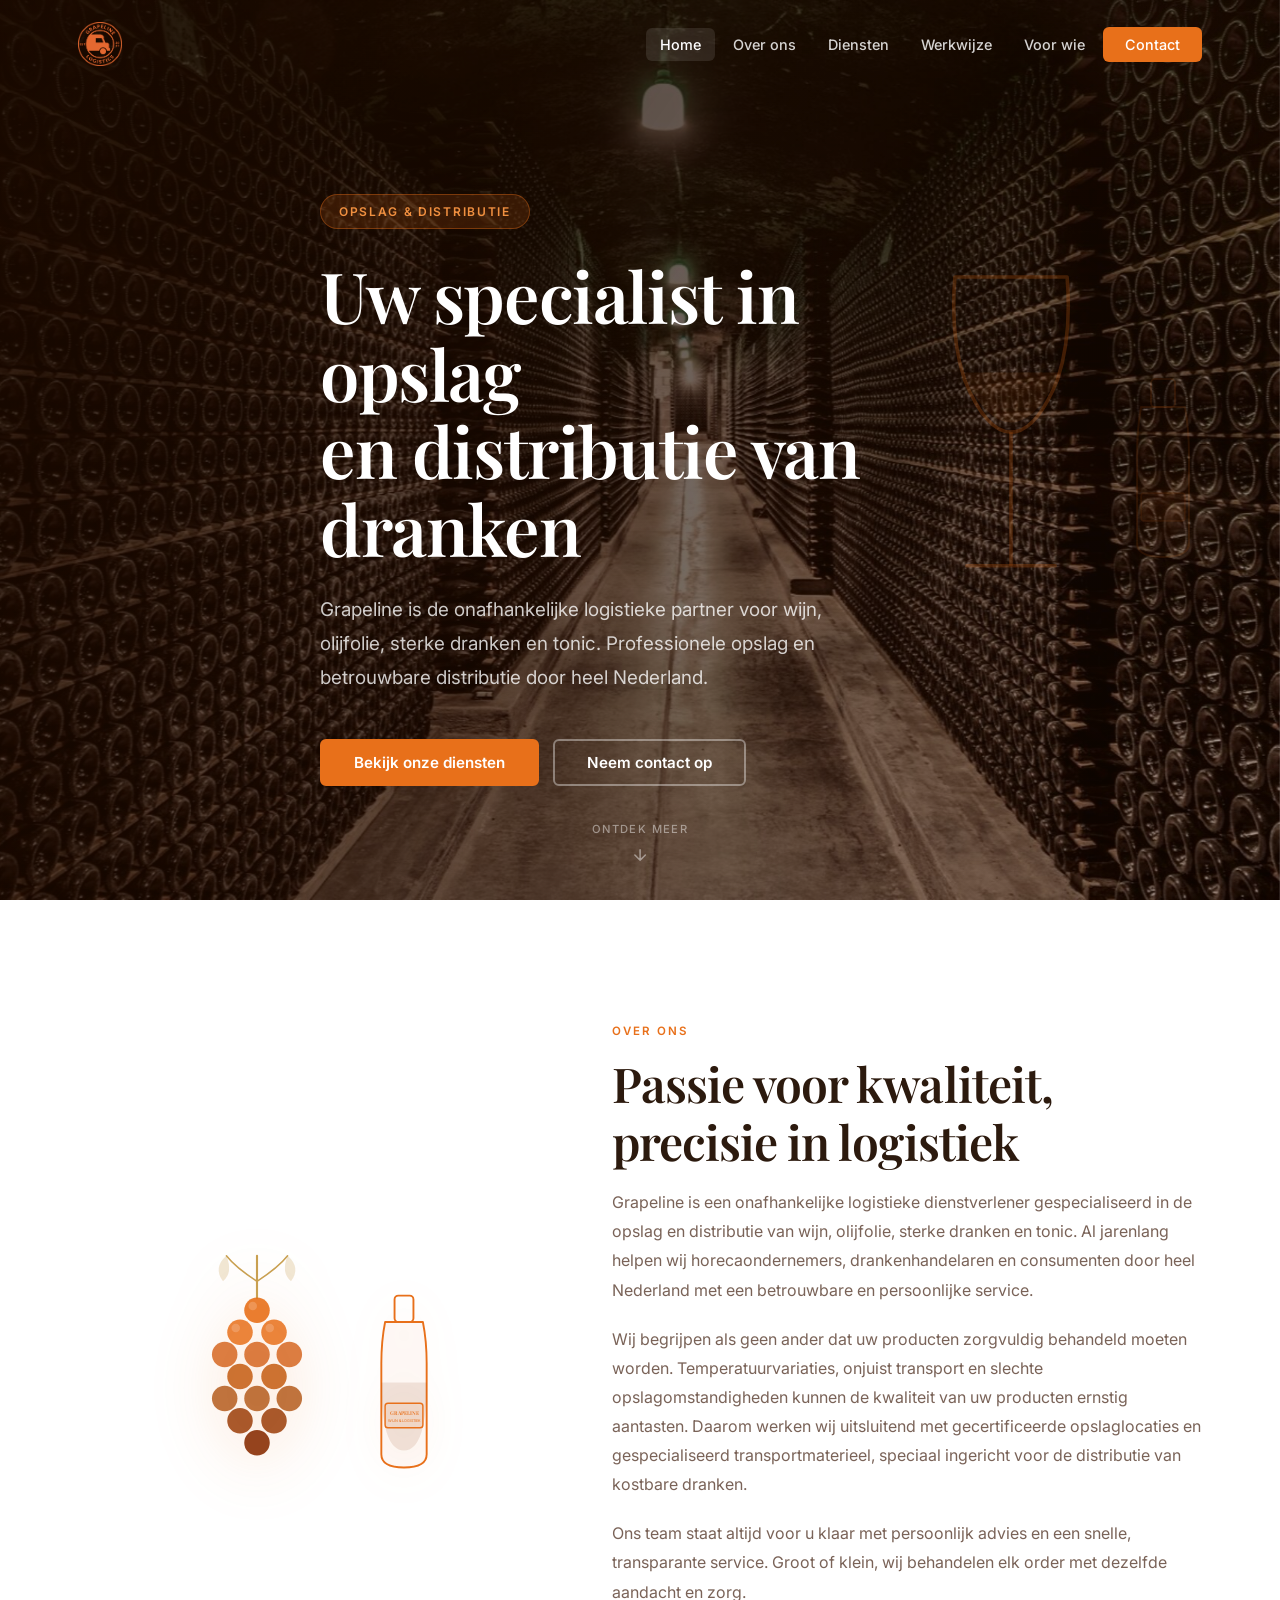
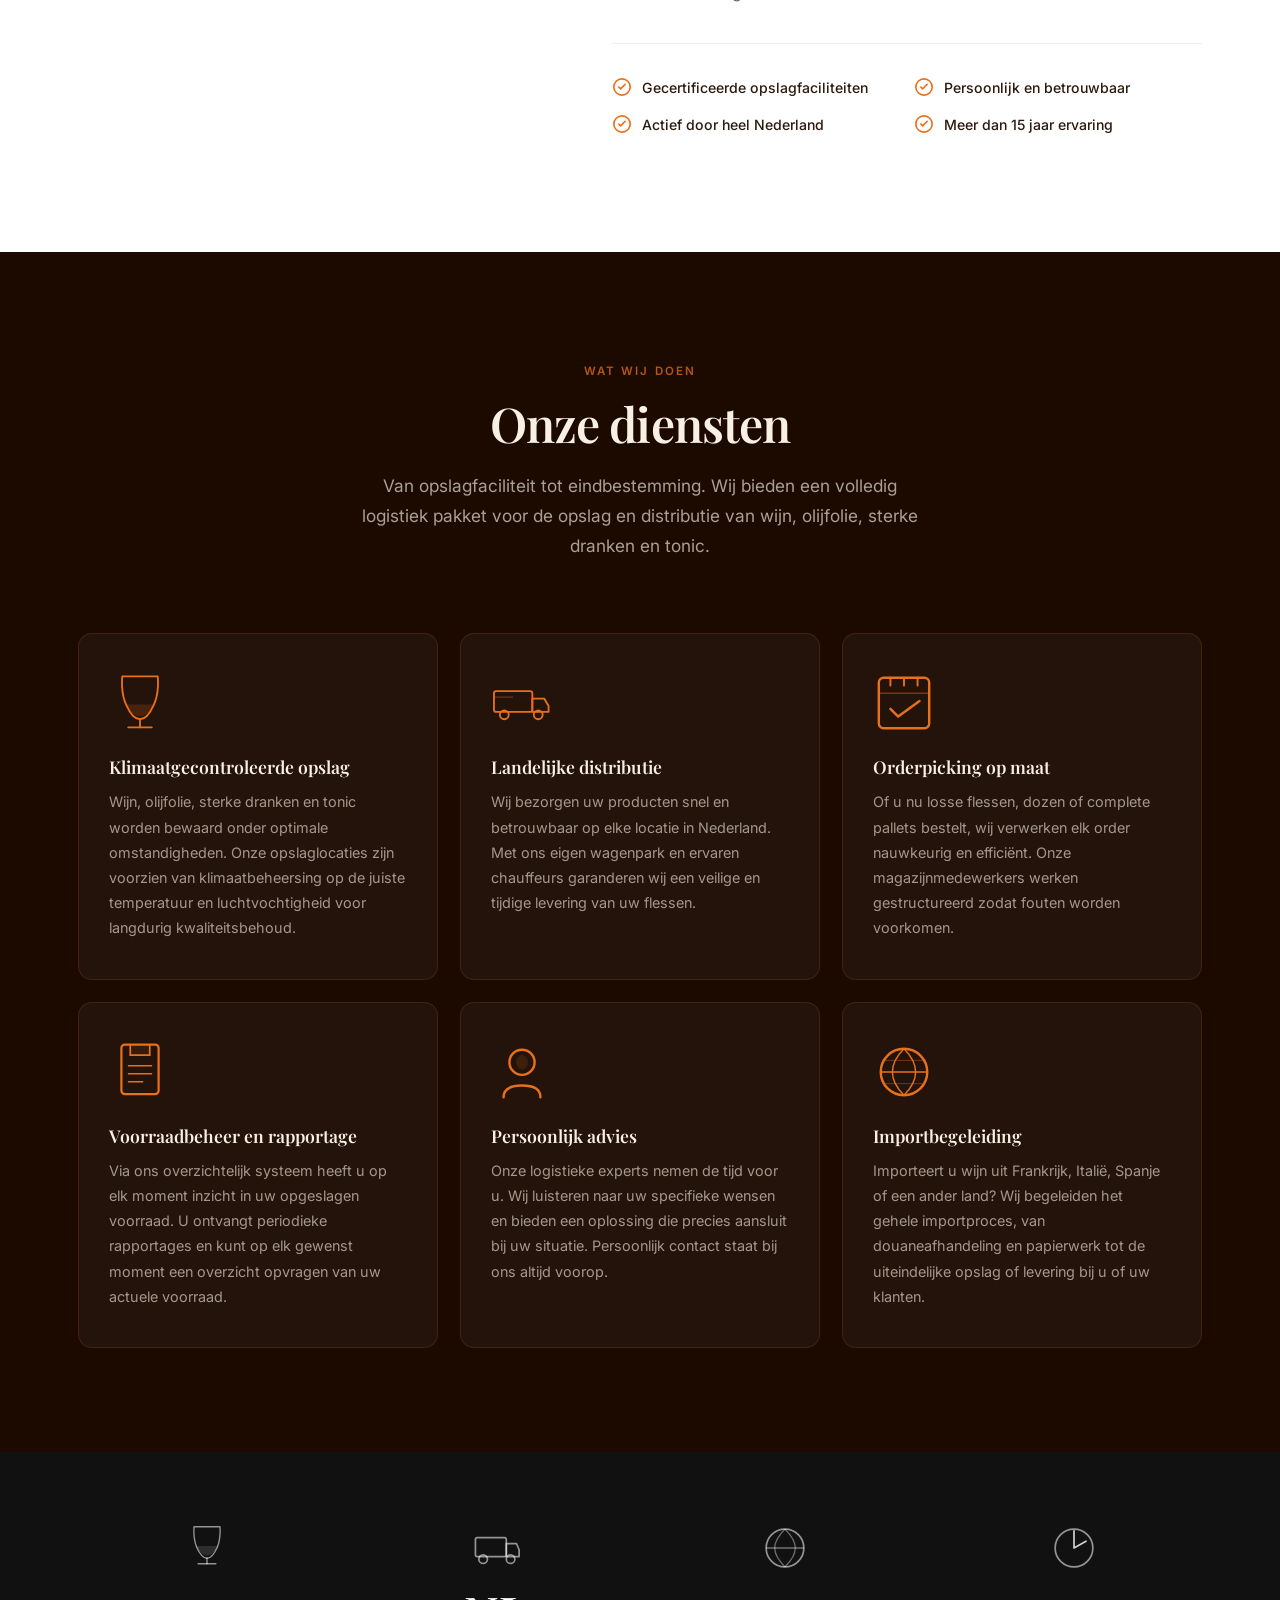
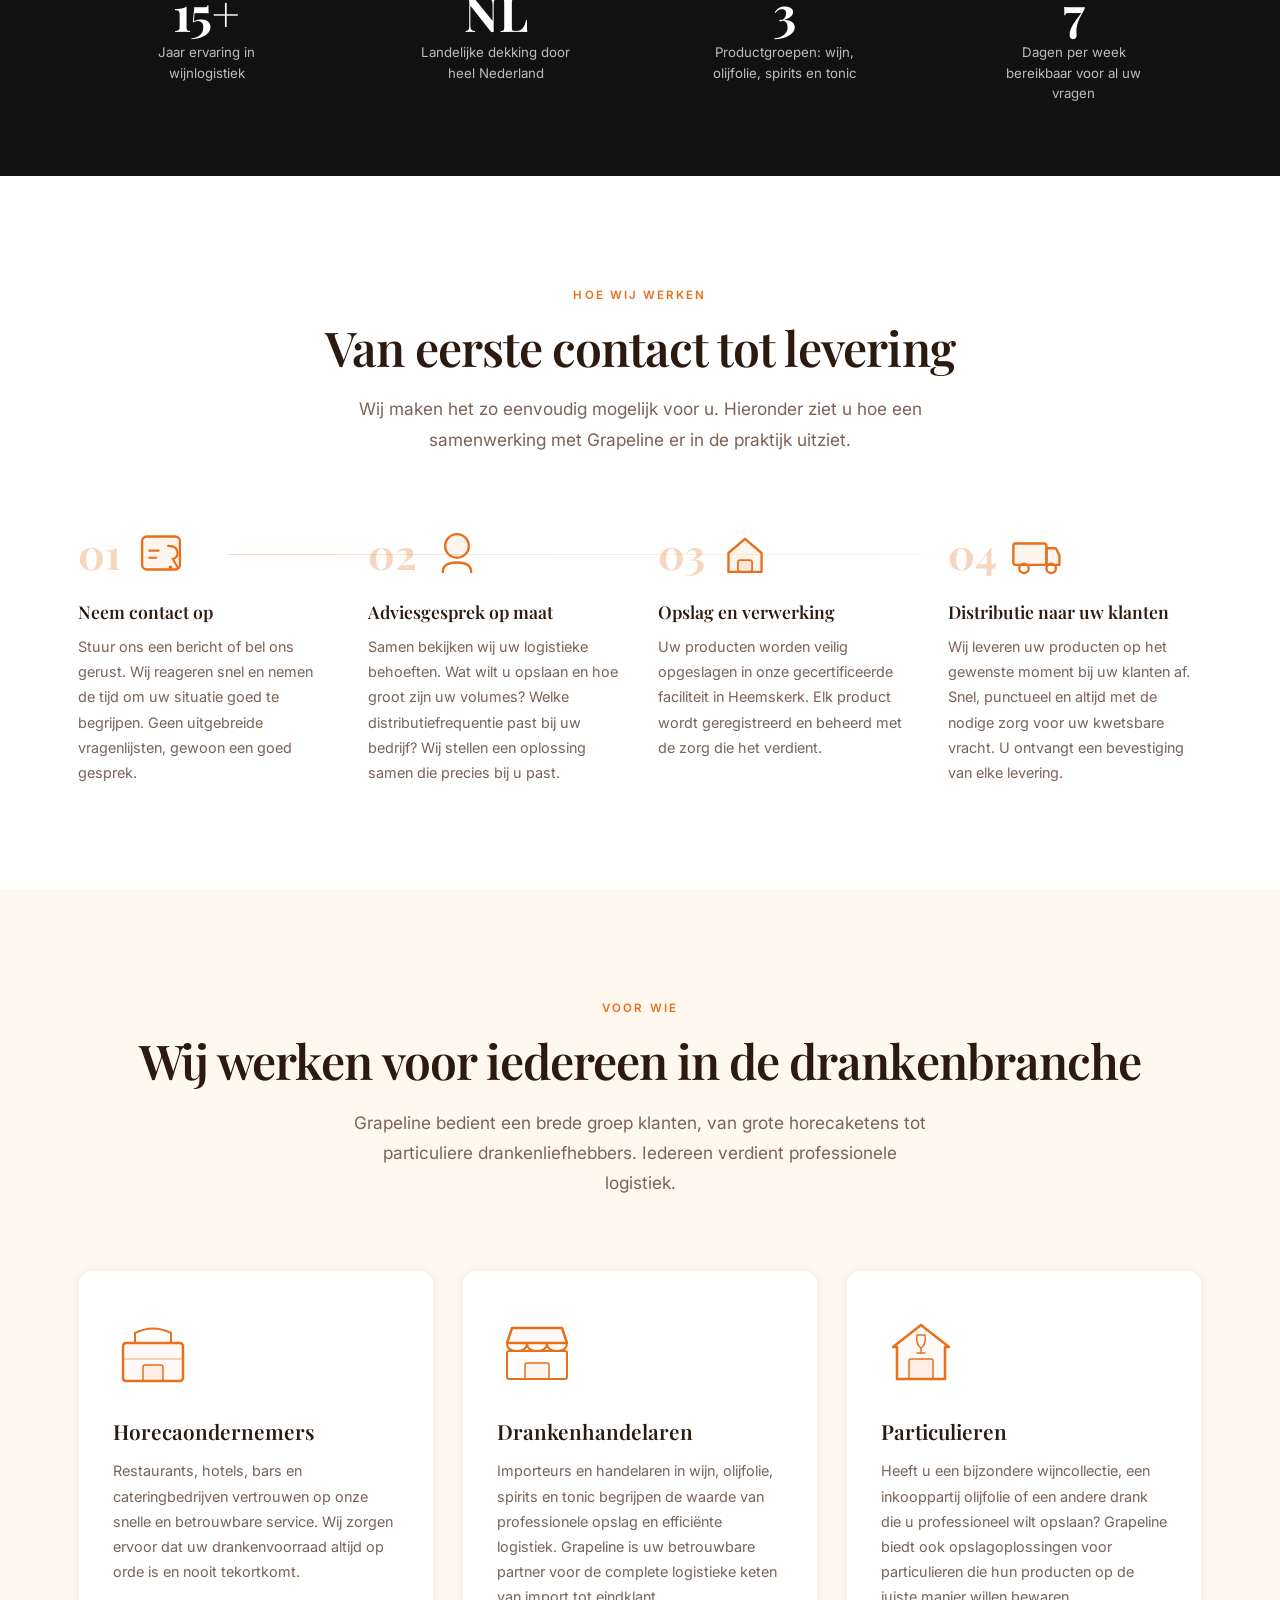
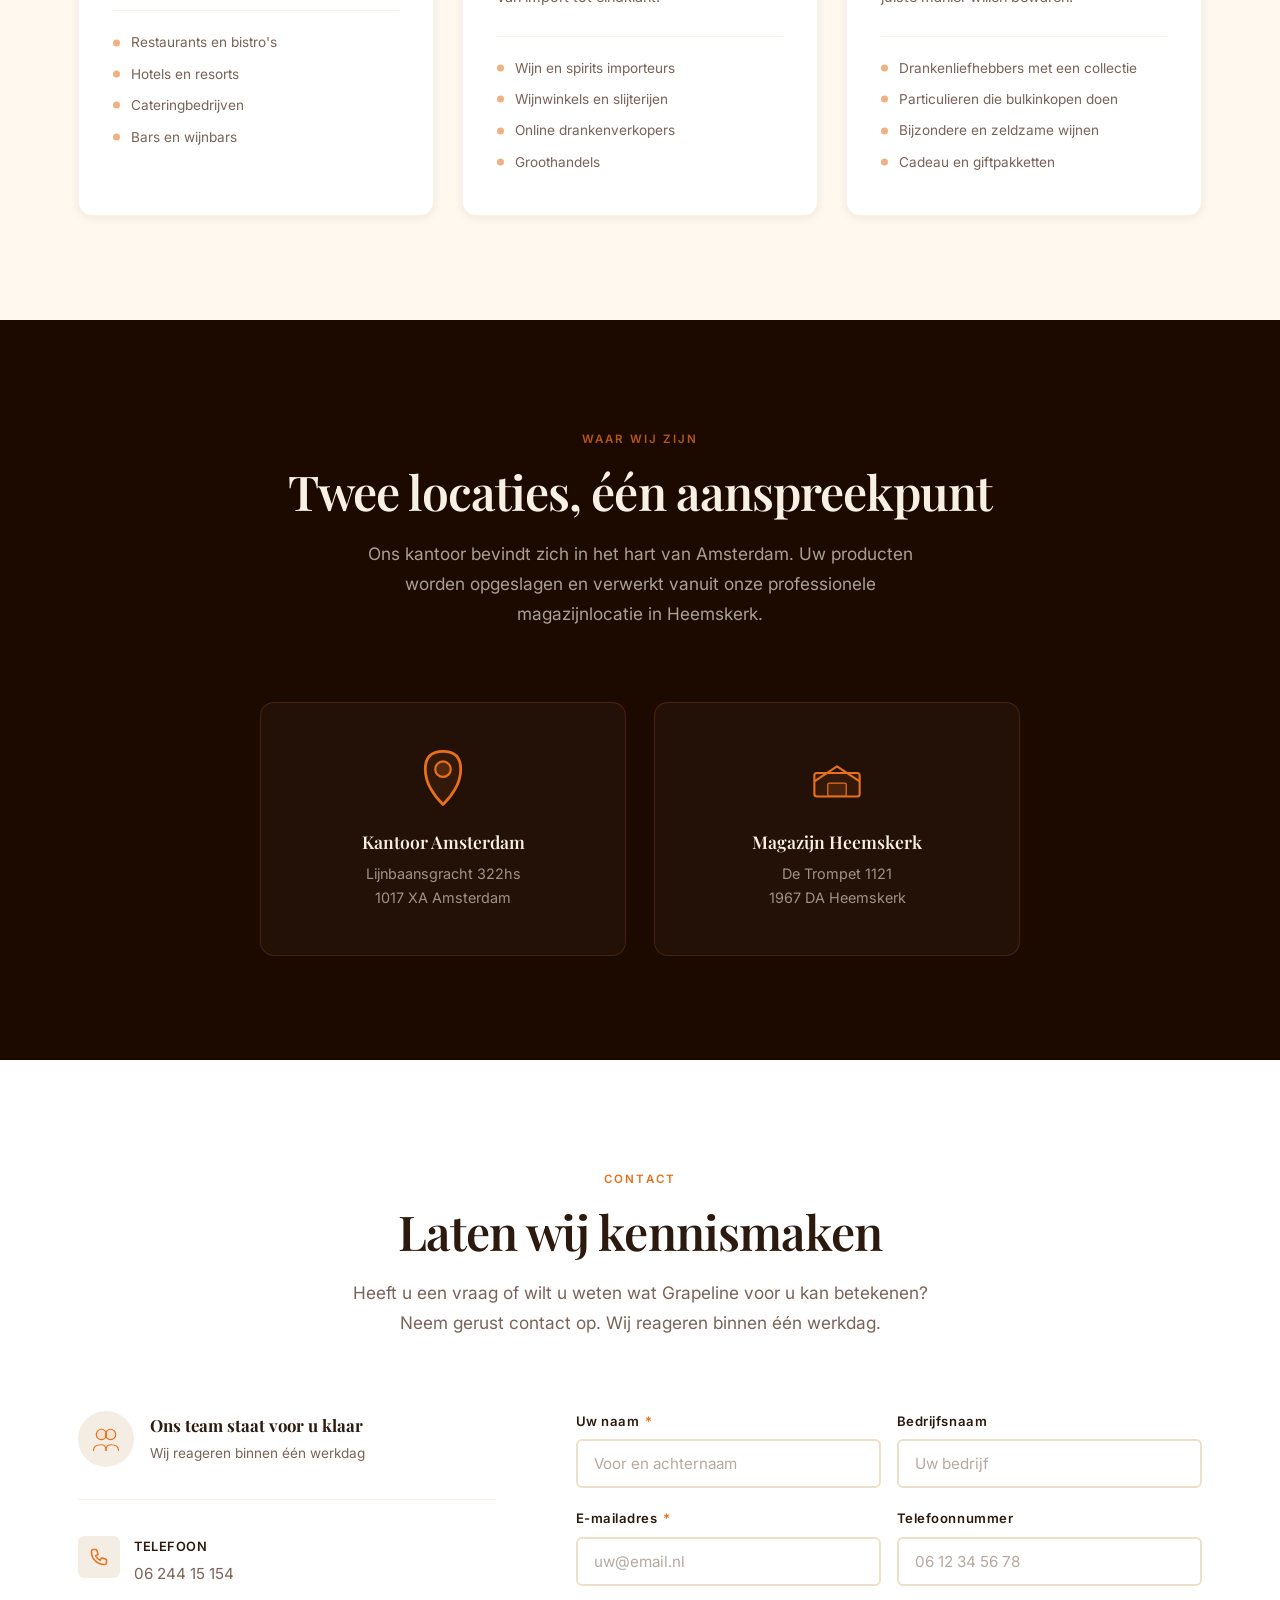
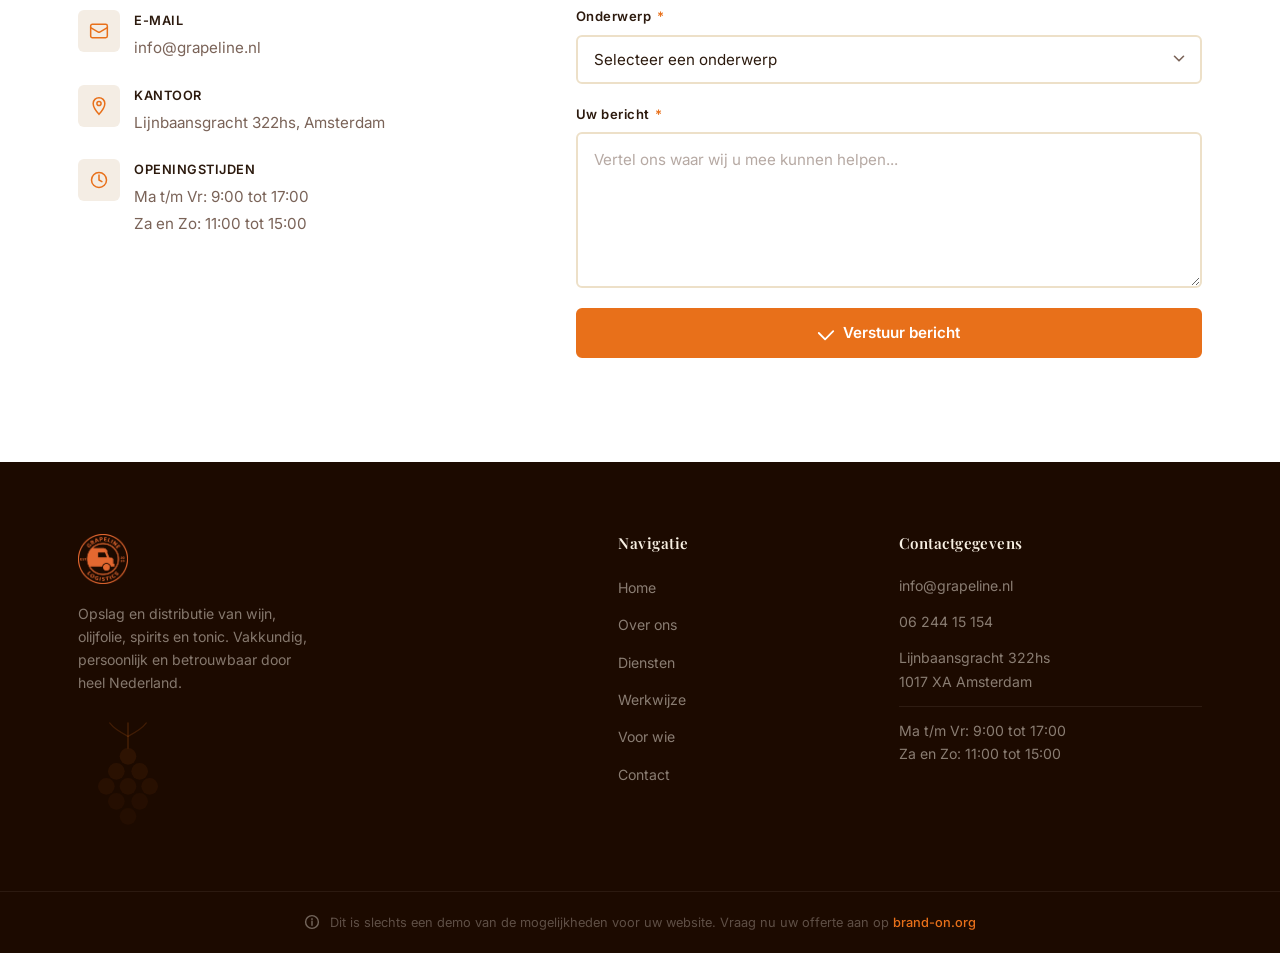
<file: index.html>
<!DOCTYPE html>
<html lang="nl">
<head>
    <meta charset="UTF-8">
    <meta name="viewport" content="width=device-width, initial-scale=1.0">
    <title>Grapeline | Opslag &amp; Distributie van Dranken</title>
    <meta name="description" content="Grapeline is uw onafhankelijke logistieke specialist voor de opslag en distributie van wijn, olijfolie, sterke dranken en tonic door heel Nederland.">
    <link rel="preconnect" href="https://fonts.googleapis.com">
    <link rel="preconnect" href="https://fonts.gstatic.com" crossorigin>
    <link href="https://fonts.googleapis.com/css2?family=Playfair+Display:ital,wght@0,400;0,600;0,700;1,400&family=Inter:wght@300;400;500;600&display=swap" rel="stylesheet">
    <link rel="stylesheet" href="css/style.css">
</head>
<body>

    <!-- HEADER -->
    <header class="header" id="header">
        <div class="header-inner container">
            <a href="#home" class="logo">
                <img src="cropped-Grapeline_Logo_Pumpkin-Orange_LC.png" alt="Grapeline" class="logo-img">
            </a>

            <button class="hamburger" id="hamburger" aria-label="Menu openen" aria-expanded="false">
                <span></span>
                <span></span>
                <span></span>
            </button>

            <nav class="nav" id="nav">
                <ul class="nav-list">
                    <li><a href="#home" class="nav-link">Home</a></li>
                    <li><a href="#over-ons" class="nav-link">Over ons</a></li>
                    <li><a href="#diensten" class="nav-link">Diensten</a></li>
                    <li><a href="#werkwijze" class="nav-link">Werkwijze</a></li>
                    <li><a href="#klanten" class="nav-link">Voor wie</a></li>
                    <li><a href="#contact" class="nav-link nav-link--cta">Contact</a></li>
                </ul>
            </nav>
        </div>
    </header>

    <!-- HERO -->
    <section id="home" class="hero">
        <div class="hero-bg" style="background-image: url('Wijnkelder.jpg')"></div>
        <div class="hero-overlay"></div>

        <div class="hero-decoration" aria-hidden="true">
            <svg viewBox="0 0 130 310" fill="none" xmlns="http://www.w3.org/2000/svg" class="deco-glass">
                <path d="M18 10 Q14 60 26 96 Q44 140 65 140 Q86 140 104 96 Q116 60 112 10 Z" stroke="rgba(232,112,26,0.35)" stroke-width="3" fill="none" stroke-linejoin="round"/>
                <path d="M24 90 Q44 132 65 132 Q86 132 106 90 Z" fill="rgba(232,112,26,0.12)"/>
                <line x1="65" y1="140" x2="65" y2="252" stroke="rgba(232,112,26,0.35)" stroke-width="3"/>
                <line x1="28" y1="252" x2="102" y2="252" stroke="rgba(232,112,26,0.35)" stroke-width="3" stroke-linecap="round"/>
            </svg>
            <svg viewBox="0 0 80 200" fill="none" xmlns="http://www.w3.org/2000/svg" class="deco-bottle">
                <rect x="28" y="4" width="24" height="28" rx="4" stroke="rgba(232,112,26,0.25)" stroke-width="2" fill="none"/>
                <path d="M18 32 Q14 54 14 80 L14 168 Q14 182 40 182 Q66 182 66 168 L66 80 Q66 54 62 32 Z" stroke="rgba(232,112,26,0.25)" stroke-width="2" fill="rgba(232,112,26,0.04)" stroke-linejoin="round"/>
                <path d="M14 96 Q14 165 40 165 Q66 165 66 96 Z" fill="rgba(139,60,20,0.08)"/>
                <rect x="18" y="118" width="44" height="28" rx="3" fill="rgba(232,112,26,0.07)" stroke="rgba(232,112,26,0.2)" stroke-width="1.5"/>
            </svg>
        </div>

        <div class="hero-content container">
            <div class="hero-text">
                <span class="hero-badge">Opslag &amp; Distributie</span>
                <h1 class="hero-title">Uw specialist in opslag<br>en distributie van dranken</h1>
                <p class="hero-subtitle">Grapeline is de onafhankelijke logistieke partner voor wijn, olijfolie, sterke dranken en tonic. Professionele opslag en betrouwbare distributie door heel Nederland.</p>
                <div class="hero-actions">
                    <a href="#diensten" class="btn btn-primary">Bekijk onze diensten</a>
                    <a href="#contact" class="btn btn-ghost">Neem contact op</a>
                </div>
            </div>
        </div>

        <a href="#over-ons" class="hero-scroll" aria-label="Scroll naar beneden">
            <span>Ontdek meer</span>
            <svg viewBox="0 0 24 24" fill="none" xmlns="http://www.w3.org/2000/svg" aria-hidden="true">
                <path d="M12 5v14M5 12l7 7 7-7" stroke="currentColor" stroke-width="2" stroke-linecap="round" stroke-linejoin="round"/>
            </svg>
        </a>
    </section>

    <!-- OVER ONS -->
    <section id="over-ons" class="about section">
        <div class="container">
            <div class="about-grid">
                <div class="about-visual" aria-hidden="true">
                    <div class="about-grapes-wrap">
                        <svg class="about-grapes" viewBox="0 0 200 290" fill="none" xmlns="http://www.w3.org/2000/svg">
                            <path d="M100 8 Q100 42 100 58" stroke="#C9A050" stroke-width="2.5" fill="none" stroke-linecap="round"/>
                            <path d="M100 38 Q75 22 64 8" stroke="#C9A050" stroke-width="1.8" fill="none" stroke-linecap="round"/>
                            <path d="M100 38 Q125 22 136 8" stroke="#C9A050" stroke-width="1.8" fill="none" stroke-linecap="round"/>
                            <path d="M64 8 Q48 22 60 38 Q72 28 64 8Z" fill="#C9A050" opacity="0.25"/>
                            <path d="M136 8 Q152 22 140 38 Q128 28 136 8Z" fill="#C9A050" opacity="0.25"/>
                            <circle cx="100" cy="72" r="15" fill="#E8701A" opacity="0.9"/>
                            <circle cx="80" cy="98" r="15" fill="#E8701A" opacity="0.85"/>
                            <circle cx="120" cy="98" r="15" fill="#E8701A" opacity="0.85"/>
                            <circle cx="62" cy="124" r="15" fill="#D4621A" opacity="0.82"/>
                            <circle cx="100" cy="124" r="15" fill="#D4621A" opacity="0.82"/>
                            <circle cx="138" cy="124" r="15" fill="#D4621A" opacity="0.82"/>
                            <circle cx="80" cy="150" r="15" fill="#C45C10" opacity="0.85"/>
                            <circle cx="120" cy="150" r="15" fill="#C45C10" opacity="0.85"/>
                            <circle cx="62" cy="176" r="15" fill="#B05210" opacity="0.8"/>
                            <circle cx="100" cy="176" r="15" fill="#B05210" opacity="0.8"/>
                            <circle cx="138" cy="176" r="15" fill="#B05210" opacity="0.8"/>
                            <circle cx="80" cy="202" r="15" fill="#9B3D08" opacity="0.85"/>
                            <circle cx="120" cy="202" r="15" fill="#9B3D08" opacity="0.85"/>
                            <circle cx="100" cy="228" r="15" fill="#8A3006" opacity="0.9"/>
                            <circle cx="95" cy="67" r="5" fill="white" opacity="0.18"/>
                            <circle cx="75" cy="93" r="5" fill="white" opacity="0.18"/>
                            <circle cx="115" cy="93" r="5" fill="white" opacity="0.18"/>
                        </svg>
                    </div>
                    <div class="about-bottle-wrap">
                        <svg viewBox="0 0 72 210" fill="none" xmlns="http://www.w3.org/2000/svg">
                            <rect x="26" y="4" width="20" height="28" rx="4" stroke="#E8701A" stroke-width="2" fill="none"/>
                            <path d="M16 32 Q12 52 12 76 L12 172 Q12 186 36 186 Q60 186 60 172 L60 76 Q60 52 56 32 Z" stroke="#E8701A" stroke-width="2" fill="rgba(232,112,26,0.04)" stroke-linejoin="round"/>
                            <path d="M12 96 Q12 168 36 168 Q60 168 60 96 Z" fill="rgba(139,60,20,0.12)"/>
                            <rect x="16" y="118" width="40" height="26" rx="3" fill="rgba(232,112,26,0.08)" stroke="#E8701A" stroke-width="1.5"/>
                            <text x="36" y="130" text-anchor="middle" fill="#E8701A" font-size="5.5" font-family="'Playfair Display', serif" font-weight="600">GRAPELINE</text>
                            <text x="36" y="138" text-anchor="middle" fill="#E8701A" font-size="4" font-family="'Inter', sans-serif">WIJN &amp; LOGISTIEK</text>
                        </svg>
                    </div>
                </div>

                <div class="about-content" data-animate>
                    <span class="section-label">Over ons</span>
                    <h2 class="section-title">Passie voor kwaliteit,<br>precisie in logistiek</h2>
                    <p class="about-text">Grapeline is een onafhankelijke logistieke dienstverlener gespecialiseerd in de opslag en distributie van wijn, olijfolie, sterke dranken en tonic. Al jarenlang helpen wij horecaondernemers, drankenhandelaren en consumenten door heel Nederland met een betrouwbare en persoonlijke service.</p>
                    <p class="about-text">Wij begrijpen als geen ander dat uw producten zorgvuldig behandeld moeten worden. Temperatuurvariaties, onjuist transport en slechte opslagomstandigheden kunnen de kwaliteit van uw producten ernstig aantasten. Daarom werken wij uitsluitend met gecertificeerde opslaglocaties en gespecialiseerd transportmaterieel, speciaal ingericht voor de distributie van kostbare dranken.</p>
                    <p class="about-text">Ons team staat altijd voor u klaar met persoonlijk advies en een snelle, transparante service. Groot of klein, wij behandelen elk order met dezelfde aandacht en zorg.</p>
                    <div class="about-features">
                        <div class="about-feature">
                            <svg viewBox="0 0 22 22" fill="none" xmlns="http://www.w3.org/2000/svg" aria-hidden="true">
                                <path d="M11 2a9 9 0 100 18A9 9 0 0011 2z" stroke="#E8701A" stroke-width="1.8" fill="none"/>
                                <path d="M7.5 11l2 2 5-5" stroke="#E8701A" stroke-width="1.8" stroke-linecap="round" stroke-linejoin="round"/>
                            </svg>
                            <span>Gecertificeerde opslagfaciliteiten</span>
                        </div>
                        <div class="about-feature">
                            <svg viewBox="0 0 22 22" fill="none" xmlns="http://www.w3.org/2000/svg" aria-hidden="true">
                                <path d="M11 2a9 9 0 100 18A9 9 0 0011 2z" stroke="#E8701A" stroke-width="1.8" fill="none"/>
                                <path d="M7.5 11l2 2 5-5" stroke="#E8701A" stroke-width="1.8" stroke-linecap="round" stroke-linejoin="round"/>
                            </svg>
                            <span>Persoonlijk en betrouwbaar</span>
                        </div>
                        <div class="about-feature">
                            <svg viewBox="0 0 22 22" fill="none" xmlns="http://www.w3.org/2000/svg" aria-hidden="true">
                                <path d="M11 2a9 9 0 100 18A9 9 0 0011 2z" stroke="#E8701A" stroke-width="1.8" fill="none"/>
                                <path d="M7.5 11l2 2 5-5" stroke="#E8701A" stroke-width="1.8" stroke-linecap="round" stroke-linejoin="round"/>
                            </svg>
                            <span>Actief door heel Nederland</span>
                        </div>
                        <div class="about-feature">
                            <svg viewBox="0 0 22 22" fill="none" xmlns="http://www.w3.org/2000/svg" aria-hidden="true">
                                <path d="M11 2a9 9 0 100 18A9 9 0 0011 2z" stroke="#E8701A" stroke-width="1.8" fill="none"/>
                                <path d="M7.5 11l2 2 5-5" stroke="#E8701A" stroke-width="1.8" stroke-linecap="round" stroke-linejoin="round"/>
                            </svg>
                            <span>Meer dan 15 jaar ervaring</span>
                        </div>
                    </div>
                </div>
            </div>
        </div>
    </section>

    <!-- DIENSTEN -->
    <section id="diensten" class="services section section--dark">
        <div class="container">
            <div class="section-header" data-animate>
                <span class="section-label section-label--light">Wat wij doen</span>
                <h2 class="section-title section-title--light">Onze diensten</h2>
                <p class="section-intro section-intro--light">Van opslagfaciliteit tot eindbestemming. Wij bieden een volledig logistiek pakket voor de opslag en distributie van wijn, olijfolie, sterke dranken en tonic.</p>
            </div>
            <div class="services-grid">

                <div class="service-card" data-animate>
                    <div class="service-icon" aria-hidden="true">
                        <svg viewBox="0 0 64 84" fill="none" xmlns="http://www.w3.org/2000/svg">
                            <path d="M8 6 Q6 30 14 46 Q22 64 32 64 Q42 64 50 46 Q58 30 56 6 Z" stroke="#E8701A" stroke-width="2.5" fill="none" stroke-linejoin="round"/>
                            <path d="M11 44 Q22 60 32 60 Q42 60 53 44 Z" fill="rgba(232,112,26,0.18)"/>
                            <line x1="32" y1="64" x2="32" y2="75" stroke="#E8701A" stroke-width="2.5" stroke-linecap="round"/>
                            <line x1="16" y1="75" x2="48" y2="75" stroke="#E8701A" stroke-width="2.5" stroke-linecap="round"/>
                        </svg>
                    </div>
                    <h3>Klimaatgecontroleerde opslag</h3>
                    <p>Wijn, olijfolie, sterke dranken en tonic worden bewaard onder optimale omstandigheden. Onze opslaglocaties zijn voorzien van klimaatbeheersing op de juiste temperatuur en luchtvochtigheid voor langdurig kwaliteitsbehoud.</p>
                </div>

                <div class="service-card" data-animate>
                    <div class="service-icon" aria-hidden="true">
                        <svg viewBox="0 0 84 60" fill="none" xmlns="http://www.w3.org/2000/svg">
                            <rect x="4" y="14" width="52" height="28" rx="3" stroke="#E8701A" stroke-width="2.5" fill="none"/>
                            <path d="M56 24 L72 24 L78 34 L78 42 L56 42 Z" stroke="#E8701A" stroke-width="2.5" fill="none" stroke-linejoin="round"/>
                            <circle cx="18" cy="46" r="6" stroke="#E8701A" stroke-width="2.5" fill="none"/>
                            <circle cx="64" cy="46" r="6" stroke="#E8701A" stroke-width="2.5" fill="none"/>
                            <line x1="4" y1="22" x2="30" y2="22" stroke="#E8701A" stroke-width="1.5" opacity="0.4"/>
                        </svg>
                    </div>
                    <h3>Landelijke distributie</h3>
                    <p>Wij bezorgen uw producten snel en betrouwbaar op elke locatie in Nederland. Met ons eigen wagenpark en ervaren chauffeurs garanderen wij een veilige en tijdige levering van uw flessen.</p>
                </div>

                <div class="service-card" data-animate>
                    <div class="service-icon" aria-hidden="true">
                        <svg viewBox="0 0 64 64" fill="none" xmlns="http://www.w3.org/2000/svg">
                            <rect x="6" y="6" width="52" height="52" rx="5" stroke="#E8701A" stroke-width="2.5" fill="none"/>
                            <line x1="6" y1="22" x2="58" y2="22" stroke="#E8701A" stroke-width="1.5" opacity="0.4"/>
                            <path d="M18 14 L18 6 M32 14 L32 6 M46 14 L46 6" stroke="#E8701A" stroke-width="2" stroke-linecap="round"/>
                            <path d="M18 38 L26 46 L48 30" stroke="#E8701A" stroke-width="2.5" stroke-linecap="round" stroke-linejoin="round"/>
                        </svg>
                    </div>
                    <h3>Orderpicking op maat</h3>
                    <p>Of u nu losse flessen, dozen of complete pallets bestelt, wij verwerken elk order nauwkeurig en efficiënt. Onze magazijnmedewerkers werken gestructureerd zodat fouten worden voorkomen.</p>
                </div>

                <div class="service-card" data-animate>
                    <div class="service-icon" aria-hidden="true">
                        <svg viewBox="0 0 58 70" fill="none" xmlns="http://www.w3.org/2000/svg">
                            <rect x="8" y="4" width="42" height="56" rx="4" stroke="#E8701A" stroke-width="2.5" fill="none"/>
                            <path d="M18 4 L18 16 L40 16 L40 4" stroke="#E8701A" stroke-width="2" fill="rgba(232,112,26,0.08)"/>
                            <line x1="16" y1="28" x2="42" y2="28" stroke="#E8701A" stroke-width="1.8" stroke-linecap="round"/>
                            <line x1="16" y1="37" x2="42" y2="37" stroke="#E8701A" stroke-width="1.8" stroke-linecap="round"/>
                            <line x1="16" y1="46" x2="32" y2="46" stroke="#E8701A" stroke-width="1.8" stroke-linecap="round"/>
                        </svg>
                    </div>
                    <h3>Voorraadbeheer en rapportage</h3>
                    <p>Via ons overzichtelijk systeem heeft u op elk moment inzicht in uw opgeslagen voorraad. U ontvangt periodieke rapportages en kunt op elk gewenst moment een overzicht opvragen van uw actuele voorraad.</p>
                </div>

                <div class="service-card" data-animate>
                    <div class="service-icon" aria-hidden="true">
                        <svg viewBox="0 0 64 64" fill="none" xmlns="http://www.w3.org/2000/svg">
                            <circle cx="32" cy="22" r="13" stroke="#E8701A" stroke-width="2.5" fill="none"/>
                            <path d="M13 58 Q13 46 32 46 Q51 46 51 58" stroke="#E8701A" stroke-width="2.5" stroke-linecap="round" fill="none"/>
                            <path d="M26 22 Q26 16 32 14 Q38 16 38 22 Q38 28 32 30 Q26 28 26 22Z" fill="rgba(232,112,26,0.12)"/>
                        </svg>
                    </div>
                    <h3>Persoonlijk advies</h3>
                    <p>Onze logistieke experts nemen de tijd voor u. Wij luisteren naar uw specifieke wensen en bieden een oplossing die precies aansluit bij uw situatie. Persoonlijk contact staat bij ons altijd voorop.</p>
                </div>

                <div class="service-card" data-animate>
                    <div class="service-icon" aria-hidden="true">
                        <svg viewBox="0 0 64 64" fill="none" xmlns="http://www.w3.org/2000/svg">
                            <circle cx="32" cy="32" r="24" stroke="#E8701A" stroke-width="2.5" fill="none"/>
                            <path d="M32 8 Q20 20 20 32 Q20 44 32 56" stroke="#E8701A" stroke-width="1.5" fill="none"/>
                            <path d="M32 8 Q44 20 44 32 Q44 44 32 56" stroke="#E8701A" stroke-width="1.5" fill="none"/>
                            <line x1="8" y1="32" x2="56" y2="32" stroke="#E8701A" stroke-width="1.5"/>
                            <line x1="11" y1="20" x2="53" y2="20" stroke="#E8701A" stroke-width="1" opacity="0.4"/>
                            <line x1="11" y1="44" x2="53" y2="44" stroke="#E8701A" stroke-width="1" opacity="0.4"/>
                        </svg>
                    </div>
                    <h3>Importbegeleiding</h3>
                    <p>Importeert u wijn uit Frankrijk, Italië, Spanje of een ander land? Wij begeleiden het gehele importproces, van douaneafhandeling en papierwerk tot de uiteindelijke opslag of levering bij u of uw klanten.</p>
                </div>

            </div>
        </div>
    </section>

    <!-- STATS STRIP -->
    <section class="stats section--dark" aria-label="Kerncijfers">
        <div class="container">
            <div class="stats-grid">
                <div class="stat-item" data-animate>
                    <div class="stat-graphic" aria-hidden="true">
                        <svg viewBox="0 0 50 70" fill="none" xmlns="http://www.w3.org/2000/svg">
                            <path d="M6 4 Q5 22 10 34 Q17 50 25 50 Q33 50 40 34 Q45 22 44 4 Z" stroke="rgba(255,255,255,0.55)" stroke-width="2" fill="none" stroke-linejoin="round"/>
                            <path d="M8 32 Q17 46 25 46 Q33 46 42 32 Z" fill="rgba(255,255,255,0.12)"/>
                            <line x1="25" y1="50" x2="25" y2="58" stroke="rgba(255,255,255,0.55)" stroke-width="2" stroke-linecap="round"/>
                            <line x1="12" y1="58" x2="38" y2="58" stroke="rgba(255,255,255,0.55)" stroke-width="2" stroke-linecap="round"/>
                        </svg>
                    </div>
                    <span class="stat-number">15+</span>
                    <span class="stat-label">Jaar ervaring in wijnlogistiek</span>
                </div>
                <div class="stat-item" data-animate>
                    <div class="stat-graphic" aria-hidden="true">
                        <svg viewBox="0 0 56 48" fill="none" xmlns="http://www.w3.org/2000/svg">
                            <rect x="4" y="12" width="36" height="22" rx="2" stroke="rgba(255,255,255,0.55)" stroke-width="2" fill="none"/>
                            <path d="M40 19 L52 19 L55 26 L55 34 L40 34 Z" stroke="rgba(255,255,255,0.55)" stroke-width="2" fill="none" stroke-linejoin="round"/>
                            <circle cx="13" cy="37" r="5" stroke="rgba(255,255,255,0.55)" stroke-width="2" fill="none"/>
                            <circle cx="45" cy="37" r="5" stroke="rgba(255,255,255,0.55)" stroke-width="2" fill="none"/>
                        </svg>
                    </div>
                    <span class="stat-number">NL</span>
                    <span class="stat-label">Landelijke dekking door heel Nederland</span>
                </div>
                <div class="stat-item" data-animate>
                    <div class="stat-graphic" aria-hidden="true">
                        <svg viewBox="0 0 56 56" fill="none" xmlns="http://www.w3.org/2000/svg">
                            <circle cx="28" cy="28" r="22" stroke="rgba(255,255,255,0.55)" stroke-width="2" fill="none"/>
                            <path d="M28 6 Q16 18 16 28 Q16 38 28 50" stroke="rgba(255,255,255,0.4)" stroke-width="1.5" fill="none"/>
                            <path d="M28 6 Q40 18 40 28 Q40 38 28 50" stroke="rgba(255,255,255,0.4)" stroke-width="1.5" fill="none"/>
                            <line x1="6" y1="28" x2="50" y2="28" stroke="rgba(255,255,255,0.4)" stroke-width="1.5"/>
                        </svg>
                    </div>
                    <span class="stat-number">3</span>
                    <span class="stat-label">Productgroepen: wijn, olijfolie, spirits en tonic</span>
                </div>
                <div class="stat-item" data-animate>
                    <div class="stat-graphic" aria-hidden="true">
                        <svg viewBox="0 0 56 56" fill="none" xmlns="http://www.w3.org/2000/svg">
                            <circle cx="28" cy="28" r="22" stroke="rgba(255,255,255,0.55)" stroke-width="2" fill="none"/>
                            <path d="M28 8 L28 28 L42 20" stroke="rgba(255,255,255,0.8)" stroke-width="2" stroke-linecap="round" stroke-linejoin="round"/>
                        </svg>
                    </div>
                    <span class="stat-number">7</span>
                    <span class="stat-label">Dagen per week bereikbaar voor al uw vragen</span>
                </div>
            </div>
        </div>
    </section>

    <!-- WERKWIJZE -->
    <section id="werkwijze" class="process section">
        <div class="container">
            <div class="section-header" data-animate>
                <span class="section-label">Hoe wij werken</span>
                <h2 class="section-title">Van eerste contact tot levering</h2>
                <p class="section-intro">Wij maken het zo eenvoudig mogelijk voor u. Hieronder ziet u hoe een samenwerking met Grapeline er in de praktijk uitziet.</p>
            </div>
            <div class="process-steps">

                <div class="process-step" data-animate>
                    <div class="step-badge">
                        <span class="step-num">01</span>
                        <div class="step-icon" aria-hidden="true">
                            <svg viewBox="0 0 44 44" fill="none" xmlns="http://www.w3.org/2000/svg">
                                <rect x="6" y="8" width="32" height="28" rx="4" stroke="#E8701A" stroke-width="2" fill="rgba(232,112,26,0.07)"/>
                                <path d="M12 20 L20 20 M12 26 L18 26" stroke="#E8701A" stroke-width="1.8" stroke-linecap="round"/>
                                <path d="M28 16 Q36 16 36 22 Q36 26 32 27 L36 34" stroke="#E8701A" stroke-width="1.8" stroke-linecap="round" fill="none"/>
                                <circle cx="30" cy="34" r="1.5" fill="#E8701A"/>
                            </svg>
                        </div>
                    </div>
                    <h3>Neem contact op</h3>
                    <p>Stuur ons een bericht of bel ons gerust. Wij reageren snel en nemen de tijd om uw situatie goed te begrijpen. Geen uitgebreide vragenlijsten, gewoon een goed gesprek.</p>
                </div>

                <div class="process-step" data-animate>
                    <div class="step-badge">
                        <span class="step-num">02</span>
                        <div class="step-icon" aria-hidden="true">
                            <svg viewBox="0 0 44 44" fill="none" xmlns="http://www.w3.org/2000/svg">
                                <circle cx="22" cy="16" r="10" stroke="#E8701A" stroke-width="2" fill="rgba(232,112,26,0.07)"/>
                                <path d="M10 38 Q10 30 22 30 Q34 30 34 38" stroke="#E8701A" stroke-width="2" stroke-linecap="round" fill="none"/>
                            </svg>
                        </div>
                    </div>
                    <h3>Adviesgesprek op maat</h3>
                    <p>Samen bekijken wij uw logistieke behoeften. Wat wilt u opslaan en hoe groot zijn uw volumes? Welke distributiefrequentie past bij uw bedrijf? Wij stellen een oplossing samen die precies bij u past.</p>
                </div>

                <div class="process-step" data-animate>
                    <div class="step-badge">
                        <span class="step-num">03</span>
                        <div class="step-icon" aria-hidden="true">
                            <svg viewBox="0 0 44 44" fill="none" xmlns="http://www.w3.org/2000/svg">
                                <path d="M8 22 L22 10 L36 22 L36 38 L8 38 Z" stroke="#E8701A" stroke-width="2" fill="rgba(232,112,26,0.07)" stroke-linejoin="round"/>
                                <rect x="16" y="28" width="12" height="10" rx="2" fill="rgba(232,112,26,0.1)" stroke="#E8701A" stroke-width="1.5"/>
                            </svg>
                        </div>
                    </div>
                    <h3>Opslag en verwerking</h3>
                    <p>Uw producten worden veilig opgeslagen in onze gecertificeerde faciliteit in Heemskerk. Elk product wordt geregistreerd en beheerd met de zorg die het verdient.</p>
                </div>

                <div class="process-step" data-animate>
                    <div class="step-badge">
                        <span class="step-num">04</span>
                        <div class="step-icon" aria-hidden="true">
                            <svg viewBox="0 0 44 44" fill="none" xmlns="http://www.w3.org/2000/svg">
                                <rect x="2" y="14" width="28" height="18" rx="2" stroke="#E8701A" stroke-width="2" fill="rgba(232,112,26,0.07)"/>
                                <path d="M30 18 L38 18 L41 24 L41 32 L30 32 Z" stroke="#E8701A" stroke-width="2" fill="rgba(232,112,26,0.07)" stroke-linejoin="round"/>
                                <circle cx="11" cy="35" r="4" stroke="#E8701A" stroke-width="2" fill="none"/>
                                <circle cx="34" cy="35" r="4" stroke="#E8701A" stroke-width="2" fill="none"/>
                            </svg>
                        </div>
                    </div>
                    <h3>Distributie naar uw klanten</h3>
                    <p>Wij leveren uw producten op het gewenste moment bij uw klanten af. Snel, punctueel en altijd met de nodige zorg voor uw kwetsbare vracht. U ontvangt een bevestiging van elke levering.</p>
                </div>

            </div>
        </div>
    </section>

    <!-- VOOR WIE -->
    <section id="klanten" class="clients section section--cream">
        <div class="container">
            <div class="section-header" data-animate>
                <span class="section-label">Voor wie</span>
                <h2 class="section-title">Wij werken voor iedereen in de drankenbranche</h2>
                <p class="section-intro">Grapeline bedient een brede groep klanten, van grote horecaketens tot particuliere drankenliefhebbers. Iedereen verdient professionele logistiek.</p>
            </div>
            <div class="clients-grid">

                <div class="client-card" data-animate>
                    <div class="client-icon" aria-hidden="true">
                        <svg viewBox="0 0 80 80" fill="none" xmlns="http://www.w3.org/2000/svg">
                            <rect x="10" y="30" width="60" height="38" rx="3" stroke="#E8701A" stroke-width="2.5" fill="rgba(232,112,26,0.04)"/>
                            <path d="M10 46 L70 46" stroke="#E8701A" stroke-width="1.5" opacity="0.4"/>
                            <path d="M22 30 L22 20 Q40 11 58 20 L58 30" stroke="#E8701A" stroke-width="2" fill="none" stroke-linejoin="round"/>
                            <rect x="30" y="52" width="20" height="16" rx="2" fill="rgba(232,112,26,0.08)" stroke="#E8701A" stroke-width="1.5"/>
                        </svg>
                    </div>
                    <h3>Horecaondernemers</h3>
                    <p>Restaurants, hotels, bars en cateringbedrijven vertrouwen op onze snelle en betrouwbare service. Wij zorgen ervoor dat uw drankenvoorraad altijd op orde is en nooit tekortkomt.</p>
                    <ul class="client-list">
                        <li>Restaurants en bistro's</li>
                        <li>Hotels en resorts</li>
                        <li>Cateringbedrijven</li>
                        <li>Bars en wijnbars</li>
                    </ul>
                </div>

                <div class="client-card" data-animate>
                    <div class="client-icon" aria-hidden="true">
                        <svg viewBox="0 0 80 80" fill="none" xmlns="http://www.w3.org/2000/svg">
                            <path d="M10 30 L15 15 L65 15 L70 30 Z" stroke="#E8701A" stroke-width="2.5" fill="rgba(232,112,26,0.04)" stroke-linejoin="round"/>
                            <path d="M10 30 Q10 38 20 38 Q30 38 30 30 Q30 38 40 38 Q50 38 50 30 Q50 38 60 38 Q70 38 70 30" stroke="#E8701A" stroke-width="2" fill="none"/>
                            <rect x="10" y="38" width="60" height="28" rx="2" stroke="#E8701A" stroke-width="2" fill="none"/>
                            <rect x="28" y="50" width="24" height="16" rx="2" fill="rgba(232,112,26,0.08)" stroke="#E8701A" stroke-width="1.5"/>
                        </svg>
                    </div>
                    <h3>Drankenhandelaren</h3>
                    <p>Importeurs en handelaren in wijn, olijfolie, spirits en tonic begrijpen de waarde van professionele opslag en efficiënte logistiek. Grapeline is uw betrouwbare partner voor de complete logistieke keten van import tot eindklant.</p>
                    <ul class="client-list">
                        <li>Wijn en spirits importeurs</li>
                        <li>Wijnwinkels en slijterijen</li>
                        <li>Online drankenverkopers</li>
                        <li>Groothandels</li>
                    </ul>
                </div>

                <div class="client-card" data-animate>
                    <div class="client-icon" aria-hidden="true">
                        <svg viewBox="0 0 80 80" fill="none" xmlns="http://www.w3.org/2000/svg">
                            <path d="M40 12 L68 34 L64 34 L64 66 L16 66 L16 34 L12 34 Z" stroke="#E8701A" stroke-width="2.5" fill="rgba(232,112,26,0.04)" stroke-linejoin="round"/>
                            <rect x="28" y="46" width="24" height="20" rx="2" fill="rgba(232,112,26,0.08)" stroke="#E8701A" stroke-width="1.5"/>
                            <path d="M36 22 Q35 30 38 33 Q39 35 40 35 Q41 35 42 33 Q45 30 44 22 Z" stroke="#E8701A" stroke-width="1.5" fill="none" stroke-linejoin="round"/>
                            <line x1="40" y1="35" x2="40" y2="40" stroke="#E8701A" stroke-width="1.5" stroke-linecap="round"/>
                            <line x1="36" y1="40" x2="44" y2="40" stroke="#E8701A" stroke-width="1.5" stroke-linecap="round"/>
                        </svg>
                    </div>
                    <h3>Particulieren</h3>
                    <p>Heeft u een bijzondere wijncollectie, een inkooppartij olijfolie of een andere drank die u professioneel wilt opslaan? Grapeline biedt ook opslagoplossingen voor particulieren die hun producten op de juiste manier willen bewaren.</p>
                    <ul class="client-list">
                        <li>Drankenliefhebbers met een collectie</li>
                        <li>Particulieren die bulkinkopen doen</li>
                        <li>Bijzondere en zeldzame wijnen</li>
                        <li>Cadeau en giftpakketten</li>
                    </ul>
                </div>

            </div>
        </div>
    </section>

    <!-- LOCATIES -->
    <section class="locations section section--dark">
        <div class="container">
            <div class="section-header" data-animate>
                <span class="section-label section-label--light">Waar wij zijn</span>
                <h2 class="section-title section-title--light">Twee locaties, één aanspreekpunt</h2>
                <p class="section-intro section-intro--light">Ons kantoor bevindt zich in het hart van Amsterdam. Uw producten worden opgeslagen en verwerkt vanuit onze professionele magazijnlocatie in Heemskerk.</p>
            </div>
            <div class="locations-grid">
                <div class="location-card" data-animate>
                    <div class="location-icon" aria-hidden="true">
                        <svg viewBox="0 0 44 56" fill="none" xmlns="http://www.w3.org/2000/svg">
                            <path d="M22 4 Q6 4 6 20 Q6 36 22 52 Q38 36 38 20 Q38 4 22 4Z" stroke="#E8701A" stroke-width="2.5" fill="rgba(232,112,26,0.08)" stroke-linejoin="round"/>
                            <circle cx="22" cy="20" r="7" stroke="#E8701A" stroke-width="2" fill="rgba(232,112,26,0.18)"/>
                        </svg>
                    </div>
                    <h3>Kantoor Amsterdam</h3>
                    <p>Lijnbaansgracht 322hs<br>1017 XA Amsterdam</p>
                </div>
                <div class="location-card" data-animate>
                    <div class="location-icon" aria-hidden="true">
                        <svg viewBox="0 0 62 52" fill="none" xmlns="http://www.w3.org/2000/svg">
                            <rect x="4" y="20" width="54" height="28" rx="3" stroke="#E8701A" stroke-width="2.5" fill="rgba(232,112,26,0.08)"/>
                            <path d="M4 30 L31 12 L58 30" stroke="#E8701A" stroke-width="2.5" fill="none" stroke-linejoin="round"/>
                            <rect x="20" y="32" width="22" height="16" rx="2" fill="rgba(232,112,26,0.12)" stroke="#E8701A" stroke-width="1.5"/>
                        </svg>
                    </div>
                    <h3>Magazijn Heemskerk</h3>
                    <p>De Trompet 1121<br>1967 DA Heemskerk</p>
                </div>
            </div>
        </div>
    </section>

    <!-- CONTACT -->
    <section id="contact" class="contact section">
        <div class="container">
            <div class="section-header" data-animate>
                <span class="section-label">Contact</span>
                <h2 class="section-title">Laten wij kennismaken</h2>
                <p class="section-intro">Heeft u een vraag of wilt u weten wat Grapeline voor u kan betekenen? Neem gerust contact op. Wij reageren binnen één werkdag.</p>
            </div>
            <div class="contact-grid">
                <div class="contact-info" data-animate>
                    <div class="contact-person">
                        <div class="contact-person-icon" aria-hidden="true">
                            <svg viewBox="0 0 56 56" fill="none" xmlns="http://www.w3.org/2000/svg">
                                <circle cx="20" cy="20" r="9" stroke="#E8701A" stroke-width="2" fill="rgba(232,112,26,0.08)"/>
                                <circle cx="36" cy="20" r="9" stroke="#E8701A" stroke-width="2" fill="rgba(232,112,26,0.08)"/>
                                <path d="M6 48 Q6 38 20 38 Q28 38 28 48" stroke="#E8701A" stroke-width="2" stroke-linecap="round" fill="none"/>
                                <path d="M28 48 Q28 38 36 38 Q50 38 50 48" stroke="#E8701A" stroke-width="2" stroke-linecap="round" fill="none"/>
                            </svg>
                        </div>
                        <div>
                            <strong>Ons team staat voor u klaar</strong>
                            <span>Wij reageren binnen één werkdag</span>
                        </div>
                    </div>
                    <div class="contact-items">
                        <div class="contact-item">
                            <div class="contact-item-icon" aria-hidden="true">
                                <svg viewBox="0 0 24 24" fill="none" xmlns="http://www.w3.org/2000/svg">
                                    <path d="M3 5a2 2 0 012-2h3.28a1 1 0 01.948.684l1.498 4.493a1 1 0 01-.502 1.21l-2.257 1.13a11.042 11.042 0 005.516 5.516l1.13-2.257a1 1 0 011.21-.502l4.493 1.498a1 1 0 01.684.949V19a2 2 0 01-2 2h-1C9.716 21 3 14.284 3 6V5z" stroke="#E8701A" stroke-width="1.8" fill="none" stroke-linejoin="round"/>
                                </svg>
                            </div>
                            <div>
                                <strong>Telefoon</strong>
                                <a href="tel:0624415154">06 244 15 154</a>
                            </div>
                        </div>
                        <div class="contact-item">
                            <div class="contact-item-icon" aria-hidden="true">
                                <svg viewBox="0 0 24 24" fill="none" xmlns="http://www.w3.org/2000/svg">
                                    <rect x="2" y="4" width="20" height="16" rx="2" stroke="#E8701A" stroke-width="1.8" fill="none"/>
                                    <path d="M2 8l9.09 5.25a2 2 0 001.82 0L22 8" stroke="#E8701A" stroke-width="1.8" stroke-linecap="round" fill="none"/>
                                </svg>
                            </div>
                            <div>
                                <strong>E-mail</strong>
                                <a href="mailto:info@grapeline.nl">info@grapeline.nl</a>
                            </div>
                        </div>
                        <div class="contact-item">
                            <div class="contact-item-icon" aria-hidden="true">
                                <svg viewBox="0 0 24 24" fill="none" xmlns="http://www.w3.org/2000/svg">
                                    <path d="M12 2C8.13 2 5 5.13 5 9c0 5.25 7 13 7 13s7-7.75 7-13c0-3.87-3.13-7-7-7zm0 9.5c-1.38 0-2.5-1.12-2.5-2.5s1.12-2.5 2.5-2.5 2.5 1.12 2.5 2.5-1.12 2.5-2.5 2.5z" stroke="#E8701A" stroke-width="1.8" fill="none"/>
                                </svg>
                            </div>
                            <div>
                                <strong>Kantoor</strong>
                                <span>Lijnbaansgracht 322hs, Amsterdam</span>
                            </div>
                        </div>
                        <div class="contact-item">
                            <div class="contact-item-icon" aria-hidden="true">
                                <svg viewBox="0 0 24 24" fill="none" xmlns="http://www.w3.org/2000/svg">
                                    <circle cx="12" cy="12" r="9" stroke="#E8701A" stroke-width="1.8" fill="none"/>
                                    <path d="M12 6v6l3.5 2" stroke="#E8701A" stroke-width="1.8" stroke-linecap="round" stroke-linejoin="round" fill="none"/>
                                </svg>
                            </div>
                            <div>
                                <strong>Openingstijden</strong>
                                <span>Ma t/m Vr: 9:00 tot 17:00<br>Za en Zo: 11:00 tot 15:00</span>
                            </div>
                        </div>
                    </div>
                </div>

                <form class="contact-form" id="contact-form" data-animate novalidate>
                    <div class="form-row">
                        <div class="form-group">
                            <label for="naam">Uw naam <span aria-hidden="true">*</span></label>
                            <input type="text" id="naam" name="naam" placeholder="Voor en achternaam" autocomplete="name" required>
                        </div>
                        <div class="form-group">
                            <label for="bedrijf">Bedrijfsnaam</label>
                            <input type="text" id="bedrijf" name="bedrijf" placeholder="Uw bedrijf" autocomplete="organization">
                        </div>
                    </div>
                    <div class="form-row">
                        <div class="form-group">
                            <label for="email">E-mailadres <span aria-hidden="true">*</span></label>
                            <input type="email" id="email" name="email" placeholder="uw@email.nl" autocomplete="email" required>
                        </div>
                        <div class="form-group">
                            <label for="telefoon">Telefoonnummer</label>
                            <input type="tel" id="telefoon" name="telefoon" placeholder="06 12 34 56 78" autocomplete="tel">
                        </div>
                    </div>
                    <div class="form-group">
                        <label for="onderwerp">Onderwerp <span aria-hidden="true">*</span></label>
                        <div class="select-wrap">
                            <select id="onderwerp" name="onderwerp" required>
                                <option value="">Selecteer een onderwerp</option>
                                <option value="opslag">Opslag en bewaring</option>
                                <option value="distributie">Distributie en levering</option>
                                <option value="import">Importbegeleiding</option>
                                <option value="offerte">Offerte aanvragen</option>
                                <option value="samenwerking">Samenwerking bespreken</option>
                                <option value="anders">Anders</option>
                            </select>
                            <svg viewBox="0 0 20 20" fill="none" aria-hidden="true"><path d="M5 7l5 5 5-5" stroke="currentColor" stroke-width="1.8" stroke-linecap="round" stroke-linejoin="round"/></svg>
                        </div>
                    </div>
                    <div class="form-group">
                        <label for="bericht">Uw bericht <span aria-hidden="true">*</span></label>
                        <textarea id="bericht" name="bericht" rows="5" placeholder="Vertel ons waar wij u mee kunnen helpen..." required></textarea>
                    </div>
                    <button type="submit" class="btn btn-primary btn-full" id="submit-btn">
                        <svg viewBox="0 0 20 20" fill="none" xmlns="http://www.w3.org/2000/svg" aria-hidden="true" width="18" height="18">
                            <path d="M2 10l7 7 9-9" stroke="currentColor" stroke-width="2" stroke-linecap="round" stroke-linejoin="round"/>
                        </svg>
                        Verstuur bericht
                    </button>
                    <div id="form-success" class="form-success" style="display:none;" role="alert">
                        <svg viewBox="0 0 24 24" fill="none" xmlns="http://www.w3.org/2000/svg" aria-hidden="true">
                            <circle cx="12" cy="12" r="10" stroke="#E8701A" stroke-width="2" fill="rgba(232,112,26,0.08)"/>
                            <path d="M8 12l3 3 5-5" stroke="#E8701A" stroke-width="2" stroke-linecap="round" stroke-linejoin="round"/>
                        </svg>
                        <p>Bedankt voor uw bericht! Wij nemen zo spoedig mogelijk contact met u op.</p>
                    </div>
                </form>
            </div>
        </div>
    </section>

    <!-- FOOTER -->
    <footer class="footer">
        <div class="footer-top">
            <div class="container">
                <div class="footer-grid">
                    <div class="footer-brand">
                        <a href="#home" class="logo">
                            <img src="cropped-Grapeline_Logo_Pumpkin-Orange_LC.png" alt="Grapeline" class="logo-img logo-img--footer">
                        </a>
                        <p class="footer-tagline">Opslag en distributie van wijn, olijfolie, spirits en tonic. Vakkundig, persoonlijk en betrouwbaar door heel Nederland.</p>
                        <div class="footer-grapes" aria-hidden="true">
                            <svg viewBox="0 0 120 140" fill="none" xmlns="http://www.w3.org/2000/svg">
                                <path d="M60 6 Q60 26 60 36" stroke="rgba(232,112,26,0.3)" stroke-width="2" fill="none" stroke-linecap="round"/>
                                <path d="M60 22 Q44 14 38 6" stroke="rgba(232,112,26,0.3)" stroke-width="1.5" fill="none" stroke-linecap="round"/>
                                <path d="M60 22 Q76 14 82 6" stroke="rgba(232,112,26,0.3)" stroke-width="1.5" fill="none" stroke-linecap="round"/>
                                <circle cx="60" cy="46" r="10" fill="rgba(232,112,26,0.15)"/>
                                <circle cx="46" cy="64" r="10" fill="rgba(232,112,26,0.12)"/>
                                <circle cx="74" cy="64" r="10" fill="rgba(232,112,26,0.12)"/>
                                <circle cx="34" cy="82" r="10" fill="rgba(232,112,26,0.1)"/>
                                <circle cx="60" cy="82" r="10" fill="rgba(232,112,26,0.1)"/>
                                <circle cx="86" cy="82" r="10" fill="rgba(232,112,26,0.1)"/>
                                <circle cx="46" cy="100" r="10" fill="rgba(232,112,26,0.08)"/>
                                <circle cx="74" cy="100" r="10" fill="rgba(232,112,26,0.08)"/>
                                <circle cx="60" cy="118" r="10" fill="rgba(232,112,26,0.07)"/>
                            </svg>
                        </div>
                    </div>
                    <div class="footer-nav">
                        <h4>Navigatie</h4>
                        <ul>
                            <li><a href="#home">Home</a></li>
                            <li><a href="#over-ons">Over ons</a></li>
                            <li><a href="#diensten">Diensten</a></li>
                            <li><a href="#werkwijze">Werkwijze</a></li>
                            <li><a href="#klanten">Voor wie</a></li>
                            <li><a href="#contact">Contact</a></li>
                        </ul>
                    </div>
                    <div class="footer-contact">
                        <h4>Contactgegevens</h4>
                        <p>
                            <a href="mailto:info@grapeline.nl">info@grapeline.nl</a>
                        </p>
                        <p>
                            <a href="tel:0624415154">06 244 15 154</a>
                        </p>
                        <p>Lijnbaansgracht 322hs<br>1017 XA Amsterdam</p>
                        <p class="footer-hours">Ma t/m Vr: 9:00 tot 17:00<br>Za en Zo: 11:00 tot 15:00</p>
                    </div>
                </div>
            </div>
        </div>
        <div class="footer-demo">
            <div class="container">
                <div class="footer-demo-inner">
                    <svg viewBox="0 0 20 20" fill="none" xmlns="http://www.w3.org/2000/svg" aria-hidden="true" width="16" height="16">
                        <path d="M10 2a8 8 0 100 16A8 8 0 0010 2zm0 7v5m0-8v1" stroke="rgba(248,240,227,0.4)" stroke-width="1.8" stroke-linecap="round"/>
                    </svg>
                    <p>Dit is slechts een demo van de mogelijkheden voor uw website. Vraag nu uw offerte aan op <a href="https://brand-on.org/" target="_blank" rel="noopener noreferrer">brand-on.org</a></p>
                </div>
            </div>
        </div>
    </footer>

    <script src="js/main.js"></script>
</body>
</html>
</file>
<file: css/style.css>
/* ============================================
   GRAPELINE — WIJN & LOGISTIEK
   ============================================ */

/* ---- Reset & Base ---- */
*, *::before, *::after {
    box-sizing: border-box;
    margin: 0;
    padding: 0;
}

:root {
    --orange:        #E8701A;
    --orange-dark:   #C45C10;
    --orange-light:  #F08A3A;
    --orange-glow:   rgba(232, 112, 26, 0.18);
    --wine-dark:     #1C0A00;
    --wine-medium:   #3A1508;
    --cream:         #F8F0E3;
    --cream-light:   #FFF8EF;
    --text-dark:     #2C1A0E;
    --text-gray:     #7A6358;
    --gold:          #C9A050;
    --white:         #FFFFFF;
    --border:        rgba(232, 112, 26, 0.15);

    --font-display:  'Playfair Display', Georgia, 'Times New Roman', serif;
    --font-body:     'Inter', -apple-system, BlinkMacSystemFont, 'Segoe UI', sans-serif;

    --radius-sm:  6px;
    --radius-md:  14px;
    --radius-lg:  24px;
    --radius-xl:  40px;

    --shadow-sm:  0 2px 10px rgba(44, 26, 14, 0.07);
    --shadow-md:  0 8px 28px rgba(44, 26, 14, 0.12);
    --shadow-lg:  0 20px 60px rgba(44, 26, 14, 0.18);

    --t: 0.3s ease;
}

html {
    scroll-behavior: smooth;
    font-size: 16px;
    -webkit-text-size-adjust: 100%;
}

body {
    font-family: var(--font-body);
    color: var(--text-dark);
    background: var(--white);
    line-height: 1.65;
    overflow-x: hidden;
}

h1, h2, h3, h4 {
    font-family: var(--font-display);
    line-height: 1.2;
    font-weight: 600;
}

a {
    color: inherit;
    text-decoration: none;
    transition: color var(--t);
}

img {
    display: block;
    max-width: 100%;
}

ul {
    list-style: none;
}

button {
    font-family: var(--font-body);
}

/* ---- Layout ---- */
.container {
    max-width: 1180px;
    margin: 0 auto;
    padding: 0 28px;
}

.section {
    padding: 104px 0;
}

.section--dark {
    background: var(--wine-dark);
    color: var(--cream);
}

.section--cream {
    background: var(--cream-light);
}

.section--orange {
    background: var(--orange);
    color: var(--white);
}

/* ---- Section Header ---- */
.section-header {
    text-align: center;
    margin-bottom: 72px;
}

.section-label {
    display: inline-block;
    font-family: var(--font-body);
    font-size: 0.72rem;
    font-weight: 600;
    letter-spacing: 0.18em;
    text-transform: uppercase;
    color: var(--orange);
    margin-bottom: 14px;
}

.section-label--light {
    color: rgba(232, 112, 26, 0.75);
}

.section-title {
    font-size: clamp(2rem, 4vw, 3rem);
    color: var(--text-dark);
    margin-bottom: 18px;
    letter-spacing: -0.02em;
}

.section-title--light {
    color: var(--cream);
}

.section-intro {
    font-size: 1.08rem;
    color: var(--text-gray);
    max-width: 580px;
    margin: 0 auto;
    line-height: 1.75;
}

.section-intro--light {
    color: rgba(248, 240, 227, 0.65);
}

/* ---- Buttons ---- */
.btn {
    display: inline-flex;
    align-items: center;
    justify-content: center;
    gap: 8px;
    padding: 14px 32px;
    border-radius: var(--radius-sm);
    font-size: 0.95rem;
    font-weight: 600;
    cursor: pointer;
    border: 2px solid transparent;
    transition: background var(--t), border-color var(--t), transform var(--t), box-shadow var(--t);
    line-height: 1;
}

.btn-primary {
    background: var(--orange);
    color: var(--white);
    border-color: var(--orange);
}

.btn-primary:hover {
    background: var(--orange-dark);
    border-color: var(--orange-dark);
    transform: translateY(-2px);
    box-shadow: 0 10px 24px rgba(232, 112, 26, 0.35);
    color: var(--white);
}

.btn-ghost {
    background: transparent;
    color: var(--white);
    border-color: rgba(255, 255, 255, 0.38);
}

.btn-ghost:hover {
    border-color: rgba(255, 255, 255, 0.85);
    background: rgba(255, 255, 255, 0.08);
}

.btn-full {
    width: 100%;
}

/* ============================================
   HEADER
   ============================================ */
.header {
    position: fixed;
    top: 0;
    left: 0;
    right: 0;
    z-index: 900;
    padding: 22px 0;
    transition: background var(--t), box-shadow var(--t), padding var(--t), backdrop-filter var(--t);
}

.header.scrolled {
    background: rgba(28, 10, 0, 0.96);
    backdrop-filter: blur(16px);
    -webkit-backdrop-filter: blur(16px);
    box-shadow: 0 2px 24px rgba(0, 0, 0, 0.28);
    padding: 14px 0;
}

.header-inner {
    display: flex;
    align-items: center;
    justify-content: space-between;
    gap: 24px;
}

/* Logo */
.logo {
    display: flex;
    align-items: center;
    flex-shrink: 0;
    text-decoration: none;
}

.logo-img {
    height: 44px;
    width: auto;
    display: block;
}

.logo-img--footer {
    height: 50px;
}

/* Nav */
.nav-list {
    display: flex;
    align-items: center;
    gap: 4px;
}

.nav-link {
    color: rgba(255, 255, 255, 0.82);
    font-size: 0.9rem;
    font-weight: 500;
    padding: 8px 14px;
    border-radius: var(--radius-sm);
    transition: color var(--t), background var(--t);
}

.nav-link:hover,
.nav-link.active {
    color: var(--white);
    background: rgba(255, 255, 255, 0.1);
}

.nav-link--cta {
    background: var(--orange);
    color: var(--white) !important;
    padding: 9px 22px;
    border-radius: var(--radius-sm);
}

.nav-link--cta:hover {
    background: var(--orange-dark) !important;
}

/* Hamburger */
.hamburger {
    display: none;
    flex-direction: column;
    gap: 5px;
    background: none;
    border: none;
    cursor: pointer;
    padding: 8px;
    z-index: 1001;
    flex-shrink: 0;
}

.hamburger span {
    display: block;
    width: 26px;
    height: 2px;
    background: var(--white);
    border-radius: 2px;
    transform-origin: center;
    transition: transform 0.35s cubic-bezier(0.77, 0, 0.175, 1),
                opacity 0.25s ease;
}

.hamburger.active span:nth-child(1) { transform: translateY(7px) rotate(45deg); }
.hamburger.active span:nth-child(2) { opacity: 0; transform: scaleX(0); }
.hamburger.active span:nth-child(3) { transform: translateY(-7px) rotate(-45deg); }

/* ============================================
   HERO
   ============================================ */
.hero {
    position: relative;
    min-height: 100vh;
    display: flex;
    align-items: center;
    overflow: hidden;
}

.hero-bg {
    position: absolute;
    inset: 0;
    background-size: cover;
    background-position: center 30%;
    transform: scale(1.06);
    transition: transform 10s ease;
    will-change: transform;
}

.hero.loaded .hero-bg {
    transform: scale(1);
}

.hero-overlay {
    position: absolute;
    inset: 0;
    background: linear-gradient(
        125deg,
        rgba(28, 10, 0, 0.88) 0%,
        rgba(28, 10, 0, 0.62) 55%,
        rgba(28, 10, 0, 0.35) 100%
    );
}

/* Decorative graphics */
.hero-decoration {
    position: absolute;
    right: 6%;
    top: 50%;
    transform: translateY(-50%);
    display: flex;
    align-items: flex-end;
    gap: 32px;
    pointer-events: none;
    opacity: 0;
    animation: fadeInRight 1.6s ease 0.9s forwards;
}

.deco-glass {
    width: 160px;
    height: 370px;
}

.deco-bottle {
    width: 80px;
    height: 200px;
    opacity: 0.7;
    margin-bottom: 60px;
}

/* Hero content */
.hero-content {
    position: relative;
    z-index: 2;
    padding-top: 80px;
}

.hero-text {
    max-width: 640px;
}

.hero-badge {
    display: inline-flex;
    align-items: center;
    gap: 8px;
    background: rgba(232, 112, 26, 0.16);
    border: 1px solid rgba(232, 112, 26, 0.38);
    color: #F09040;
    font-family: var(--font-body);
    font-size: 0.75rem;
    font-weight: 600;
    letter-spacing: 0.14em;
    text-transform: uppercase;
    padding: 7px 18px;
    border-radius: 100px;
    margin-bottom: 28px;
    animation: fadeInUp 0.85s ease 0.25s both;
}

.hero-title {
    font-size: clamp(2.6rem, 5.5vw, 4.4rem);
    color: var(--white);
    margin-bottom: 26px;
    letter-spacing: -0.02em;
    line-height: 1.1;
    animation: fadeInUp 0.85s ease 0.45s both;
}

.hero-subtitle {
    font-size: clamp(1rem, 1.8vw, 1.18rem);
    color: rgba(255, 255, 255, 0.78);
    margin-bottom: 44px;
    line-height: 1.8;
    max-width: 520px;
    animation: fadeInUp 0.85s ease 0.65s both;
}

.hero-actions {
    display: flex;
    gap: 14px;
    flex-wrap: wrap;
    animation: fadeInUp 0.85s ease 0.85s both;
}

/* Scroll indicator */
.hero-scroll {
    position: absolute;
    bottom: 36px;
    left: 50%;
    transform: translateX(-50%);
    display: flex;
    flex-direction: column;
    align-items: center;
    gap: 8px;
    color: rgba(255, 255, 255, 0.45);
    font-family: var(--font-body);
    font-size: 0.7rem;
    font-weight: 500;
    letter-spacing: 0.12em;
    text-transform: uppercase;
    z-index: 2;
    animation: fadeIn 1s ease 1.6s both;
    text-decoration: none;
}

.hero-scroll svg {
    width: 18px;
    height: 18px;
    animation: scrollBounce 2.2s ease infinite;
}

/* ============================================
   ABOUT
   ============================================ */
.about-grid {
    display: grid;
    grid-template-columns: 1fr 1.3fr;
    gap: 80px;
    align-items: center;
}

.about-visual {
    display: flex;
    align-items: flex-end;
    justify-content: center;
    gap: 28px;
    padding: 20px 0;
}

.about-grapes-wrap {
    flex-shrink: 0;
}

.about-grapes {
    width: 170px;
    filter: drop-shadow(0 12px 32px rgba(232, 112, 26, 0.22));
}

.about-bottle-wrap svg {
    width: 68px;
    height: 210px;
    filter: drop-shadow(0 8px 20px rgba(232, 112, 26, 0.15));
}

.about-content {
    padding: 12px 0;
}

.about-text {
    font-size: 1rem;
    color: var(--text-gray);
    line-height: 1.82;
    margin-bottom: 20px;
}

.about-features {
    display: grid;
    grid-template-columns: 1fr 1fr;
    gap: 14px;
    margin-top: 36px;
    padding-top: 32px;
    border-top: 1px solid rgba(232, 112, 26, 0.14);
}

.about-feature {
    display: flex;
    align-items: center;
    gap: 10px;
    font-size: 0.88rem;
    font-weight: 500;
    color: var(--text-dark);
}

.about-feature svg {
    width: 20px;
    height: 20px;
    flex-shrink: 0;
}

/* ============================================
   SERVICES
   ============================================ */
.services-grid {
    display: grid;
    grid-template-columns: repeat(3, 1fr);
    gap: 22px;
}

.service-card {
    background: rgba(255, 255, 255, 0.04);
    border: 1px solid var(--border);
    border-radius: var(--radius-md);
    padding: 38px 30px;
    position: relative;
    overflow: hidden;
    transition: background var(--t), border-color var(--t), transform var(--t);
}

.service-card::after {
    content: '';
    position: absolute;
    bottom: 0;
    left: 0;
    right: 0;
    height: 3px;
    background: var(--orange);
    transform: scaleX(0);
    transform-origin: left;
    transition: transform 0.4s ease;
}

.service-card:hover {
    background: rgba(255, 255, 255, 0.06);
    border-color: rgba(232, 112, 26, 0.3);
    transform: translateY(-5px);
}

.service-card:hover::after {
    transform: scaleX(1);
}

.service-icon {
    width: 62px;
    height: 62px;
    margin-bottom: 22px;
}

.service-icon svg {
    width: 100%;
    height: 100%;
}

.service-card h3 {
    font-size: 1.1rem;
    color: var(--cream);
    margin-bottom: 12px;
    font-family: var(--font-display);
}

.service-card p {
    font-size: 0.9rem;
    color: rgba(248, 240, 227, 0.6);
    line-height: 1.75;
}

/* ============================================
   STATS
   ============================================ */
.stats {
    padding: 72px 0;
    background: #111111;
}

.stats-grid {
    display: grid;
    grid-template-columns: repeat(4, 1fr);
    gap: 32px;
    text-align: center;
}

.stat-item {
    display: flex;
    flex-direction: column;
    align-items: center;
    gap: 6px;
}

.stat-graphic {
    width: 48px;
    height: 48px;
    margin-bottom: 10px;
}

.stat-graphic svg {
    width: 100%;
    height: 100%;
}

.stat-number {
    font-family: var(--font-display);
    font-size: 3rem;
    font-weight: 700;
    color: var(--white);
    line-height: 1;
}

.stat-label {
    font-size: 0.83rem;
    color: rgba(255, 255, 255, 0.72);
    max-width: 150px;
    line-height: 1.55;
}

/* ============================================
   PROCESS
   ============================================ */
.process-steps {
    display: grid;
    grid-template-columns: repeat(4, 1fr);
    gap: 36px;
    position: relative;
}

.process-steps::before {
    content: '';
    position: absolute;
    top: 27px;
    left: calc(12.5% + 8px);
    right: calc(12.5% + 8px);
    height: 1px;
    background: linear-gradient(90deg, var(--orange) 0%, rgba(232,112,26,0.1) 100%);
    opacity: 0.25;
    pointer-events: none;
}

.process-step {
    position: relative;
    z-index: 1;
}

.step-badge {
    display: flex;
    align-items: center;
    gap: 14px;
    margin-bottom: 22px;
}

.step-num {
    font-family: var(--font-display);
    font-size: 2.6rem;
    font-weight: 700;
    color: var(--orange);
    opacity: 0.28;
    line-height: 1;
    flex-shrink: 0;
}

.step-icon {
    width: 52px;
    height: 52px;
    flex-shrink: 0;
}

.step-icon svg {
    width: 100%;
    height: 100%;
}

.process-step h3 {
    font-size: 1.1rem;
    color: var(--text-dark);
    margin-bottom: 12px;
}

.process-step p {
    font-size: 0.9rem;
    color: var(--text-gray);
    line-height: 1.75;
}

/* ============================================
   CLIENTS
   ============================================ */
.clients-grid {
    display: grid;
    grid-template-columns: repeat(3, 1fr);
    gap: 28px;
}

.client-card {
    background: var(--white);
    border-radius: var(--radius-md);
    padding: 42px 34px;
    box-shadow: var(--shadow-sm);
    border: 1px solid rgba(232, 112, 26, 0.1);
    transition: transform var(--t), box-shadow var(--t), border-color var(--t);
}

.client-card:hover {
    transform: translateY(-5px);
    box-shadow: var(--shadow-md);
    border-color: rgba(44, 26, 14, 0.15);
}

.client-icon {
    width: 80px;
    height: 80px;
    margin-bottom: 26px;
}

.client-icon svg {
    width: 100%;
    height: 100%;
}

.client-card h3 {
    font-size: 1.3rem;
    color: var(--text-dark);
    margin-bottom: 14px;
}

.client-card p {
    font-size: 0.9rem;
    color: var(--text-gray);
    line-height: 1.75;
    margin-bottom: 26px;
}

.client-list {
    display: flex;
    flex-direction: column;
    gap: 9px;
    padding-top: 20px;
    border-top: 1px solid rgba(232, 112, 26, 0.1);
}

.client-list li {
    font-size: 0.85rem;
    color: var(--text-gray);
    padding-left: 18px;
    position: relative;
}

.client-list li::before {
    content: '';
    position: absolute;
    left: 0;
    top: 50%;
    transform: translateY(-50%);
    width: 7px;
    height: 7px;
    border-radius: 50%;
    background: var(--orange);
    opacity: 0.55;
}

/* ============================================
   LOCATIONS
   ============================================ */
.locations-grid {
    display: grid;
    grid-template-columns: repeat(2, 1fr);
    gap: 28px;
    max-width: 760px;
    margin: 0 auto;
}

.location-card {
    text-align: center;
    padding: 44px 36px;
    border: 1px solid rgba(232, 112, 26, 0.18);
    border-radius: var(--radius-md);
    background: rgba(255, 255, 255, 0.03);
    transition: background var(--t), border-color var(--t);
}

.location-card:hover {
    background: rgba(232, 112, 26, 0.05);
    border-color: rgba(232, 112, 26, 0.35);
}

.location-icon {
    width: 52px;
    height: 62px;
    margin: 0 auto 22px;
}

.location-icon svg {
    width: 100%;
    height: 100%;
}

.location-card h3 {
    font-size: 1.1rem;
    color: var(--cream);
    margin-bottom: 10px;
}

.location-card p {
    font-size: 0.9rem;
    color: rgba(248, 240, 227, 0.58);
    line-height: 1.7;
}

/* ============================================
   CONTACT
   ============================================ */
.contact-grid {
    display: grid;
    grid-template-columns: 1fr 1.5fr;
    gap: 80px;
    align-items: start;
}

/* Contact info */
.contact-person {
    display: flex;
    align-items: center;
    gap: 16px;
    margin-bottom: 36px;
    padding-bottom: 32px;
    border-bottom: 1px solid rgba(232, 112, 26, 0.12);
}

.contact-person-icon {
    width: 56px;
    height: 56px;
    background: #F4EDE4;
    border-radius: 50%;
    display: flex;
    align-items: center;
    justify-content: center;
    flex-shrink: 0;
}

.contact-person-icon svg {
    width: 32px;
    height: 32px;
}

.contact-person strong {
    display: block;
    font-size: 1.05rem;
    font-family: var(--font-display);
    color: var(--text-dark);
}

.contact-person span {
    font-size: 0.85rem;
    color: var(--text-gray);
}

.contact-items {
    display: flex;
    flex-direction: column;
    gap: 24px;
}

.contact-item {
    display: flex;
    gap: 14px;
    align-items: flex-start;
}

.contact-item-icon {
    width: 42px;
    height: 42px;
    background: #F4EDE4;
    border-radius: var(--radius-sm);
    display: flex;
    align-items: center;
    justify-content: center;
    flex-shrink: 0;
}

.contact-item-icon svg {
    width: 20px;
    height: 20px;
}

.contact-item strong {
    display: block;
    font-size: 0.8rem;
    font-weight: 600;
    color: var(--text-dark);
    letter-spacing: 0.04em;
    text-transform: uppercase;
    margin-bottom: 3px;
}

.contact-item span,
.contact-item a {
    font-size: 0.95rem;
    color: var(--text-gray);
    line-height: 1.65;
}

.contact-item a:hover {
    color: var(--orange);
}

/* Contact Form */
.contact-form {
    display: flex;
    flex-direction: column;
    gap: 20px;
}

.form-row {
    display: grid;
    grid-template-columns: 1fr 1fr;
    gap: 16px;
}

.form-group {
    display: flex;
    flex-direction: column;
    gap: 7px;
}

.form-group label {
    font-size: 0.82rem;
    font-weight: 600;
    color: var(--text-dark);
    letter-spacing: 0.04em;
}

.form-group label span {
    color: var(--orange);
    margin-left: 2px;
}

.form-group input,
.form-group textarea {
    padding: 13px 16px;
    border: 2px solid #EDE0C8;
    border-radius: var(--radius-sm);
    font-family: var(--font-body);
    font-size: 0.95rem;
    color: var(--text-dark);
    background: var(--white);
    transition: border-color var(--t), box-shadow var(--t);
    outline: none;
    width: 100%;
}

.form-group input::placeholder,
.form-group textarea::placeholder {
    color: rgba(122, 99, 88, 0.55);
}

.form-group input:focus,
.form-group textarea:focus {
    border-color: var(--orange);
    box-shadow: 0 0 0 4px rgba(232, 112, 26, 0.1);
}

.form-group textarea {
    resize: vertical;
    min-height: 130px;
    line-height: 1.65;
}

/* Custom select */
.select-wrap {
    position: relative;
}

.select-wrap select {
    width: 100%;
    padding: 13px 44px 13px 16px;
    border: 2px solid #EDE0C8;
    border-radius: var(--radius-sm);
    font-family: var(--font-body);
    font-size: 0.95rem;
    color: var(--text-dark);
    background: var(--white);
    appearance: none;
    -webkit-appearance: none;
    cursor: pointer;
    outline: none;
    transition: border-color var(--t), box-shadow var(--t);
}

.select-wrap select:focus {
    border-color: var(--orange);
    box-shadow: 0 0 0 4px rgba(232, 112, 26, 0.1);
}

.select-wrap svg {
    position: absolute;
    right: 14px;
    top: 50%;
    transform: translateY(-50%);
    width: 18px;
    height: 18px;
    color: var(--text-gray);
    pointer-events: none;
}

/* Form success */
.form-success {
    display: flex;
    align-items: center;
    gap: 14px;
    background: rgba(232, 112, 26, 0.07);
    border: 1px solid rgba(232, 112, 26, 0.28);
    border-radius: var(--radius-sm);
    padding: 18px 20px;
    animation: fadeInUp 0.5s ease;
}

.form-success svg {
    width: 28px;
    height: 28px;
    flex-shrink: 0;
}

.form-success p {
    font-size: 0.93rem;
    color: var(--orange-dark);
    line-height: 1.55;
}

/* ============================================
   FOOTER
   ============================================ */
.footer {
    background: var(--wine-dark);
}

.footer-top {
    padding: 72px 0 48px;
}

.footer-grid {
    display: grid;
    grid-template-columns: 2.2fr 1fr 1.4fr;
    gap: 64px;
}

.footer-brand .logo {
    margin-bottom: 18px;
}

.footer-tagline {
    font-size: 0.88rem;
    color: rgba(248, 240, 227, 0.48);
    max-width: 230px;
    line-height: 1.65;
    margin-bottom: 24px;
}

.footer-grapes {
    opacity: 0.6;
}

.footer-grapes svg {
    width: 100px;
}

.footer-nav h4,
.footer-contact h4 {
    font-family: var(--font-display);
    font-size: 0.95rem;
    color: var(--cream);
    margin-bottom: 22px;
    letter-spacing: 0.03em;
}

.footer-nav ul {
    display: flex;
    flex-direction: column;
    gap: 11px;
}

.footer-nav a {
    font-size: 0.88rem;
    color: rgba(248, 240, 227, 0.5);
    transition: color var(--t);
}

.footer-nav a:hover {
    color: var(--orange);
}

.footer-contact p {
    font-size: 0.88rem;
    color: rgba(248, 240, 227, 0.5);
    line-height: 1.7;
    margin-bottom: 12px;
}

.footer-contact a:hover {
    color: var(--orange);
}

.footer-hours {
    padding-top: 12px;
    border-top: 1px solid rgba(248, 240, 227, 0.08);
}

/* Footer demo notice */
.footer-demo {
    border-top: 1px solid rgba(248, 240, 227, 0.07);
    padding: 20px 0;
}

.footer-demo-inner {
    display: flex;
    align-items: center;
    justify-content: center;
    gap: 10px;
}

.footer-demo p {
    font-size: 0.8rem;
    color: rgba(248, 240, 227, 0.3);
    text-align: center;
}

.footer-demo a {
    color: var(--orange);
    font-weight: 500;
    transition: color var(--t);
}

.footer-demo a:hover {
    color: var(--orange-light);
}

/* ============================================
   SCROLL ANIMATIONS
   ============================================ */
[data-animate] {
    opacity: 0;
    transform: translateY(28px);
    transition: opacity 0.7s ease, transform 0.7s ease;
}

[data-animate].animated {
    opacity: 1;
    transform: translateY(0);
}

/* ============================================
   KEYFRAMES
   ============================================ */
@keyframes fadeInUp {
    from { opacity: 0; transform: translateY(28px); }
    to   { opacity: 1; transform: translateY(0); }
}

@keyframes fadeInRight {
    from { opacity: 0; transform: translateX(50px) translateY(-50%); }
    to   { opacity: 0.65; transform: translateX(0)  translateY(-50%); }
}

@keyframes fadeIn {
    from { opacity: 0; }
    to   { opacity: 1; }
}

@keyframes scrollBounce {
    0%, 100% { transform: translateY(0); }
    50%       { transform: translateY(7px); }
}

/* ============================================
   RESPONSIVE — TABLET (≤ 1024px)
   ============================================ */
@media (max-width: 1024px) {
    .about-grid {
        grid-template-columns: 1fr 1.2fr;
        gap: 52px;
    }

    .services-grid {
        grid-template-columns: repeat(2, 1fr);
    }

    .stats-grid {
        grid-template-columns: repeat(2, 1fr);
        gap: 36px;
    }

    .process-steps {
        grid-template-columns: repeat(2, 1fr);
        gap: 40px;
    }

    .process-steps::before {
        display: none;
    }

    .contact-grid {
        grid-template-columns: 1fr 1.4fr;
        gap: 52px;
    }
}

/* ============================================
   RESPONSIVE — MOBILE (≤ 768px)
   ============================================ */
@media (max-width: 768px) {
    .section { padding: 64px 0; }

    /* Header: smaller logo on mobile */
    .logo-img { height: 36px; }

    /* Header: show hamburger */
    .hamburger { display: flex; }

    .nav {
        position: fixed;
        inset: 0;
        background: rgba(28, 10, 0, 0.98);
        display: flex;
        align-items: center;
        justify-content: center;
        transform: translateX(100%);
        transition: transform 0.42s cubic-bezier(0.77, 0, 0.175, 1);
        z-index: 999;
    }

    .nav.open { transform: translateX(0); }

    .nav-list {
        flex-direction: column;
        gap: 4px;
        text-align: center;
        padding: 20px;
        width: 100%;
    }

    .nav-link {
        font-size: 1.35rem;
        padding: 14px 28px;
        display: block;
    }

    .nav-link--cta {
        font-size: 1.2rem;
        padding: 14px 36px;
        margin-top: 12px;
        display: inline-flex;
    }

    /* Hero */
    .hero-decoration { display: none; }
    .hero-actions { flex-direction: column; align-items: flex-start; }
    .btn { width: auto; }

    /* About */
    .about-grid {
        grid-template-columns: 1fr;
        gap: 44px;
    }

    .about-visual { display: none; }

    /* Services */
    .services-grid { grid-template-columns: repeat(2, 1fr); }

    /* Stats */
    .stats-grid {
        grid-template-columns: repeat(2, 1fr);
        gap: 24px;
    }

    /* Process */
    .process-steps { grid-template-columns: 1fr; gap: 36px; }
    .process-steps::before { display: none; }

    /* Clients */
    .clients-grid { grid-template-columns: 1fr; }

    /* Locations */
    .locations-grid { grid-template-columns: 1fr; }

    /* Contact */
    .contact-grid { grid-template-columns: 1fr; gap: 52px; }
    .form-row { grid-template-columns: 1fr; }

    /* Footer */
    .footer-grid { grid-template-columns: 1fr; gap: 40px; }
    .footer-tagline { max-width: 100%; }

    /* About features */
    .about-features { grid-template-columns: 1fr; }
}

/* ============================================
   RESPONSIVE — SMALL MOBILE (≤ 480px)
   ============================================ */
@media (max-width: 480px) {
    .container { padding: 0 18px; }

    .logo-img { height: 32px; }

    .services-grid { grid-template-columns: 1fr; }
    .stats-grid { grid-template-columns: repeat(2, 1fr); }

    .stat-number { font-size: 2.4rem; }

    .hero-title { font-size: 2.2rem; }
    .hero-subtitle { font-size: 0.97rem; }

    .section-title { font-size: 1.8rem; }
    .section-header { margin-bottom: 48px; }

    .hero-actions .btn { width: 100%; justify-content: center; }

    .client-card,
    .service-card { padding: 28px 20px; }

    .process-step { padding: 0; }

    .contact-person { flex-direction: column; text-align: center; }
}
</file>
